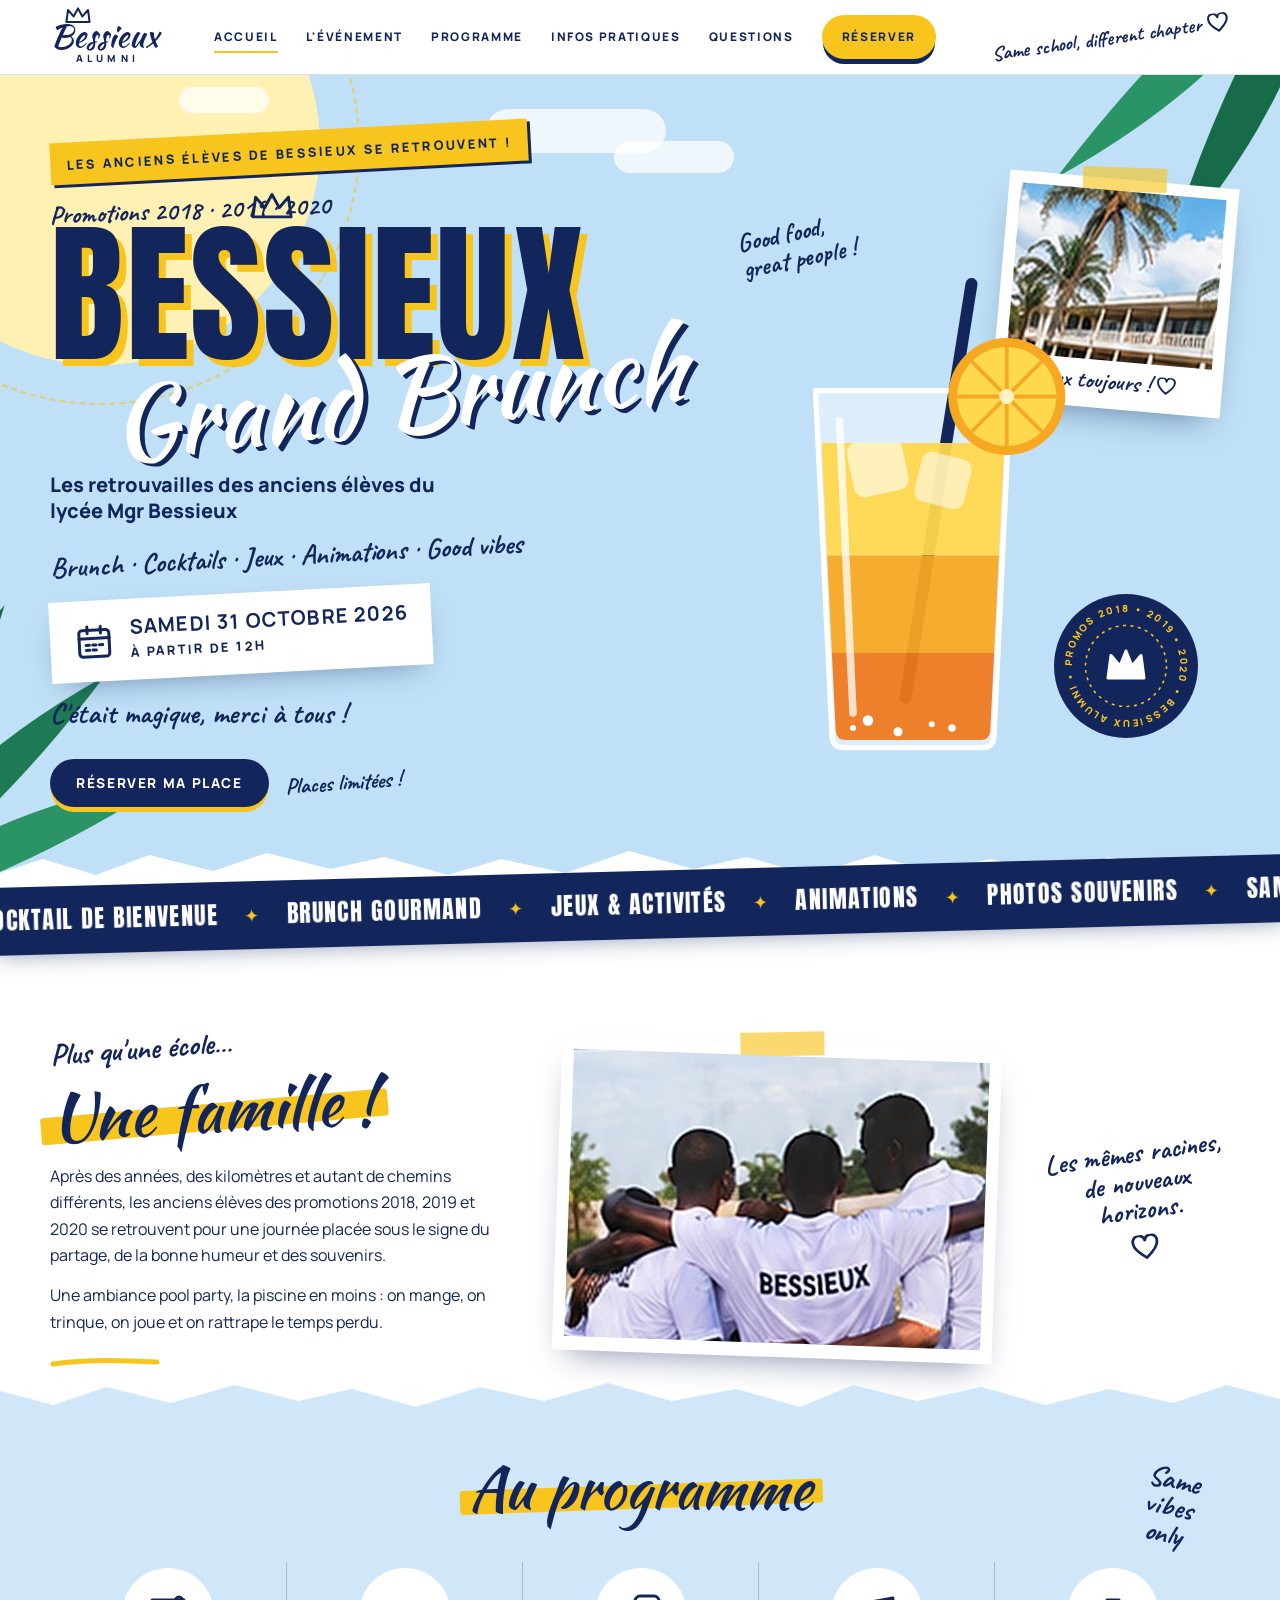
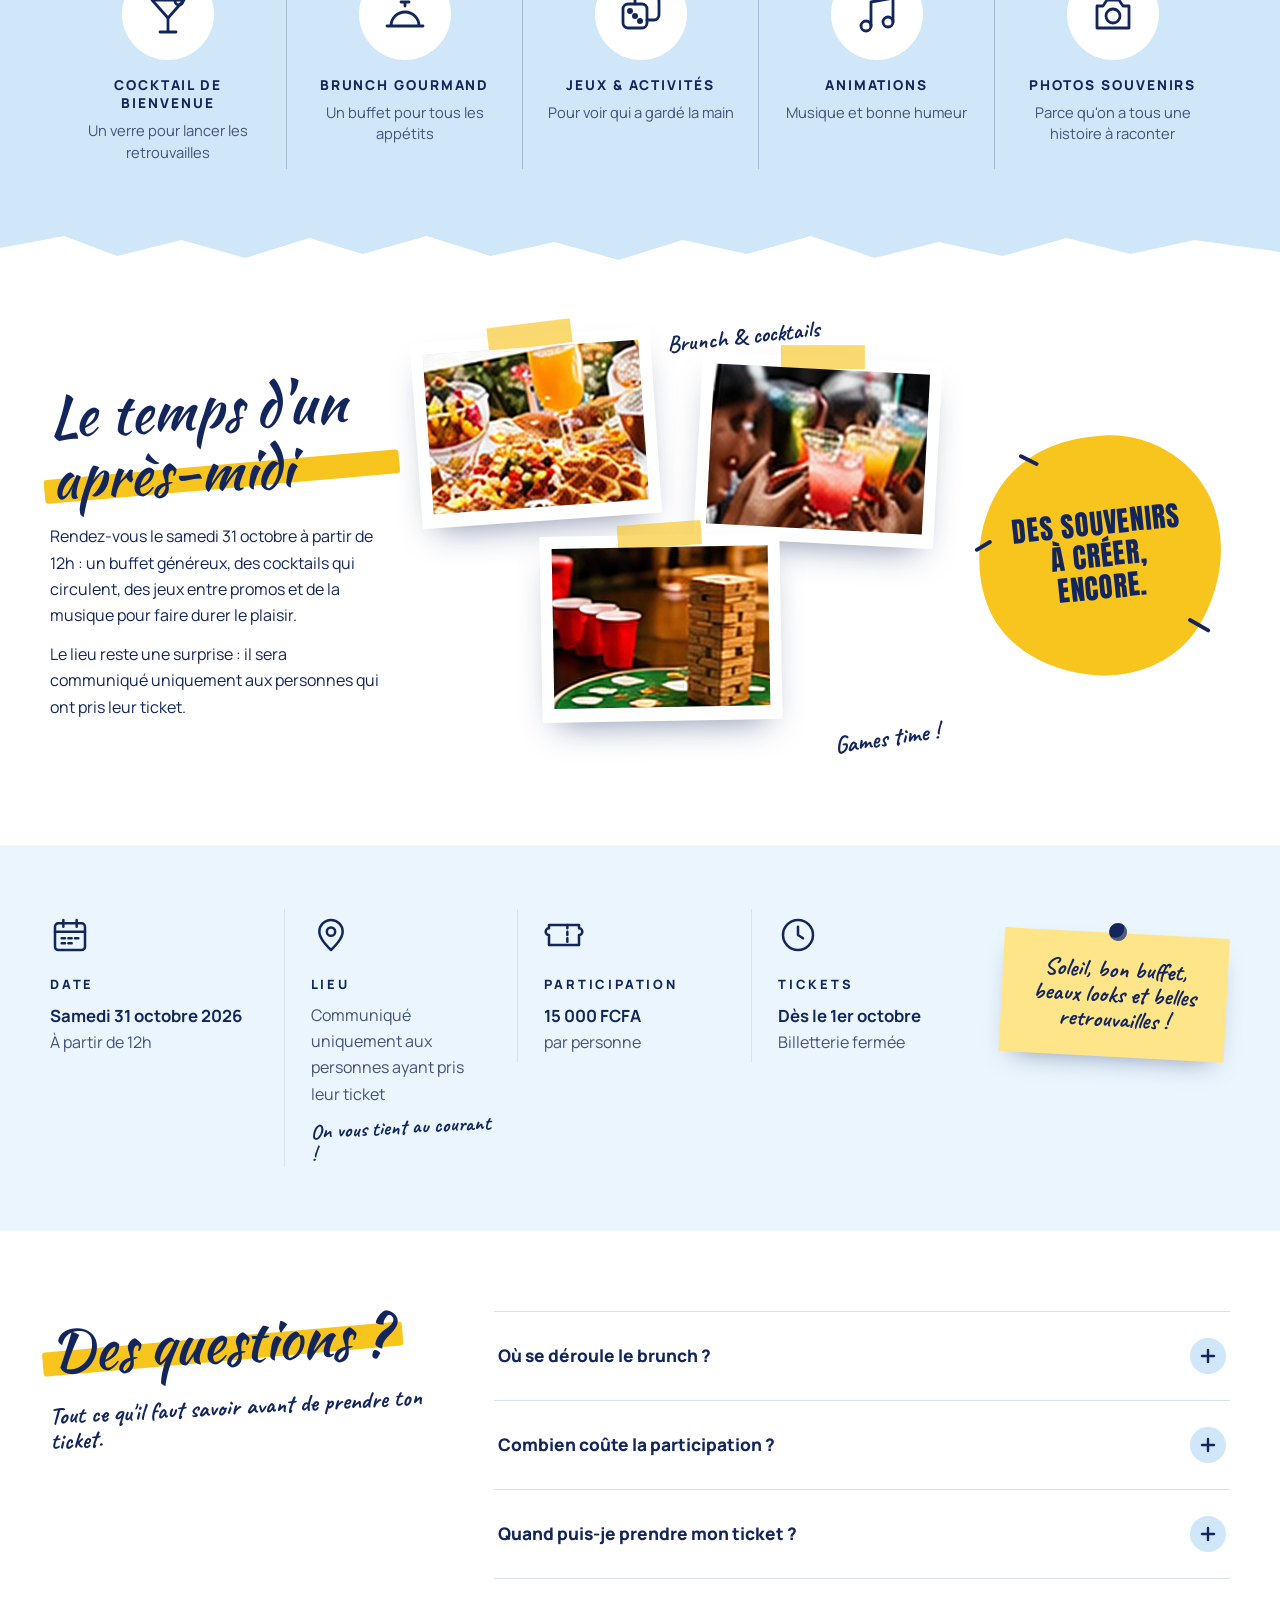
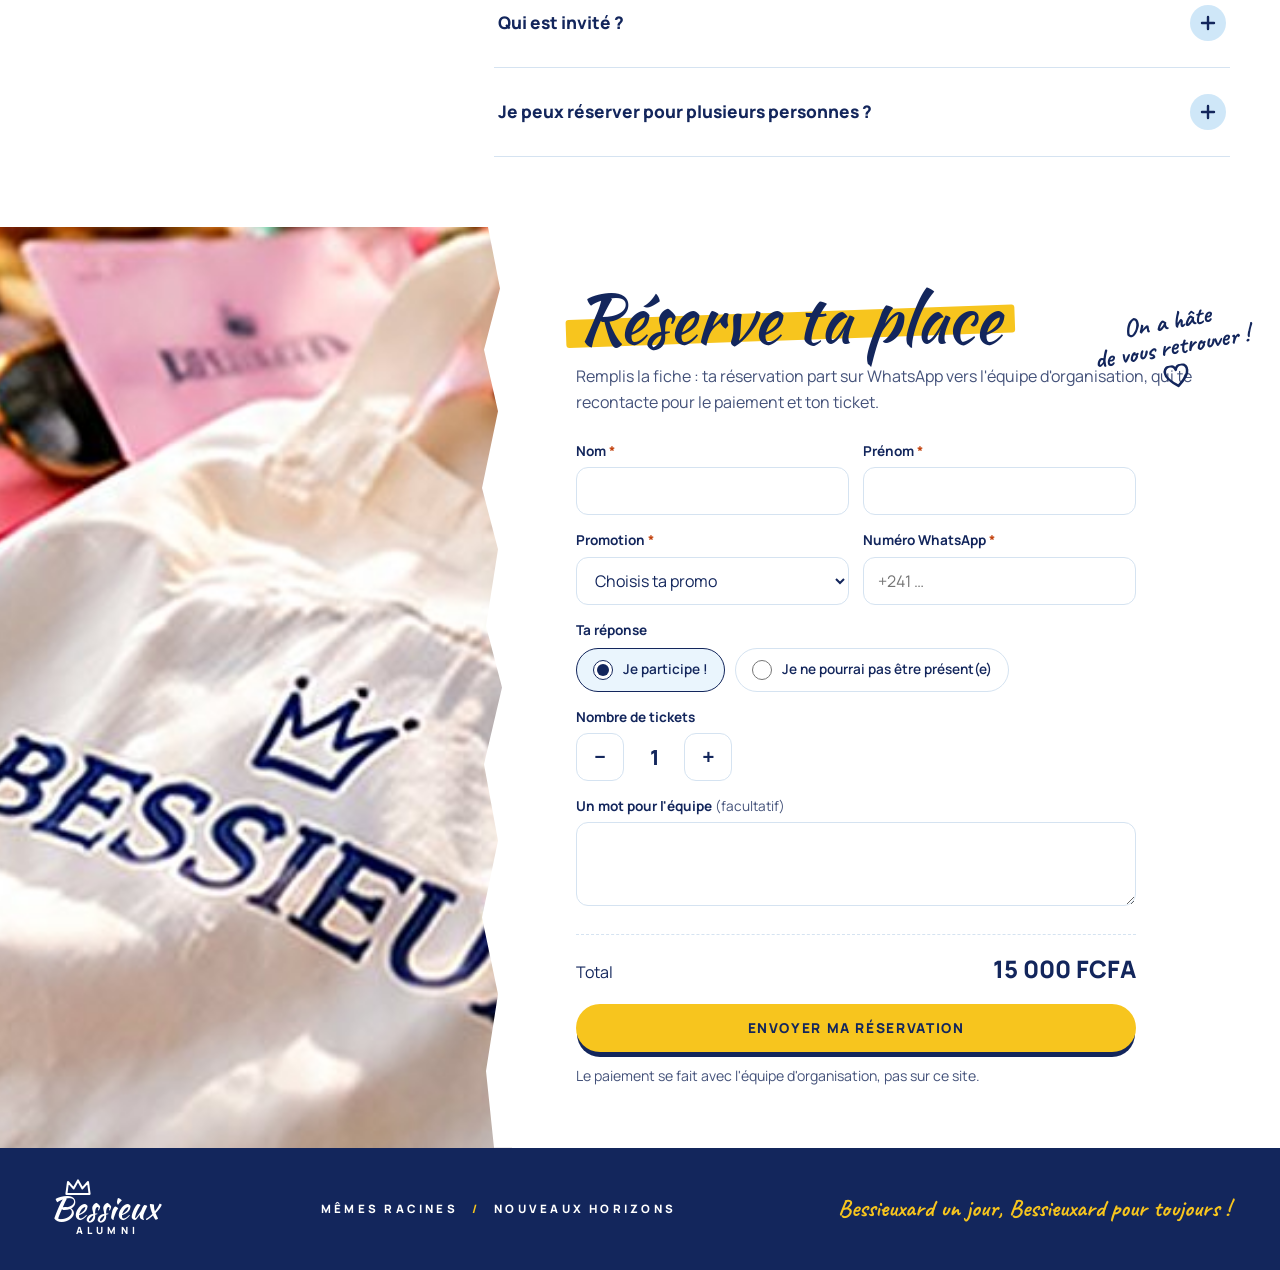
<file: Grand Brunch des retrouvailles — Bessieux Alumni.html>
<!doctype html>
<html lang="fr">
<head>
<meta charset="utf-8">
<meta name="viewport" content="width=device-width, initial-scale=1, viewport-fit=cover">
<title>Grand Brunch des retrouvailles — Bessieux Alumni</title>
<link rel="preconnect" href="https://fonts.googleapis.com">
<link rel="preconnect" href="https://fonts.gstatic.com" crossorigin>
<link rel="stylesheet" href="https://fonts.googleapis.com/css2?family=Anton&family=Caveat:wght@500;700&family=Kaushan+Script&family=Manrope:wght@400;500;600;700;800&display=swap">
<script>document.documentElement.classList.add("js");</script>
<style>
:root{
  --navy:#13265C; --sun:#F7C51E; --sun-soft:#FFE58A;
  --sky:#CFE7F8; --sky-pale:#EAF5FD;
  --page:#FFFFFF; --card:#FFFFFF;
  --text:#13265C; --muted:#44527A; --line:#D5E3F1;
  --hero-bg:#BFE0F6; --sun-disc:#FFF1B3;
  --ease-out:cubic-bezier(.2,.8,.2,1); --ease-back:cubic-bezier(.34,1.56,.64,1);
  box-sizing:border-box;
  padding-top:env(safe-area-inset-top,0px);
  padding-bottom:env(safe-area-inset-bottom,0px);
}
@media (prefers-color-scheme: dark){
  :root:not([data-theme="light"]){
    --page:#0D1A40; --card:#14245A; --text:#EEF3FF; --muted:#B8C5E6; --line:#2A3F78;
    --sky:#1A2F66; --sky-pale:#112253;
  }
}
:root[data-theme="dark"]{
  --page:#0D1A40; --card:#14245A; --text:#EEF3FF; --muted:#B8C5E6; --line:#2A3F78;
  --sky:#1A2F66; --sky-pale:#112253;
}
*,*::before,*::after{box-sizing:inherit}
html{scroll-padding-top:calc(env(safe-area-inset-top,0px) + 80px);scroll-behavior:smooth}
body{margin:0;background:var(--page);color:var(--text);font-family:"Manrope","Segoe UI",system-ui,sans-serif;font-size:1rem;line-height:1.65;overflow-x:hidden}
img{max-width:100%;display:block}
a{color:inherit}
:focus-visible{outline:3px solid var(--sun);outline-offset:3px;border-radius:6px}
.wrap{width:min(1180px,100% - 40px);margin-inline:auto;position:relative}
.hand{font-family:"Caveat","Bradley Hand",cursive;font-weight:700;line-height:1.05}
.script{font-family:"Kaushan Script","Brush Script MT",cursive;font-weight:400}
.caps{font-weight:800;letter-spacing:.18em;text-transform:uppercase;font-size:.78rem}
.tear{display:block;width:100%;height:46px}
.sr{position:absolute;width:1px;height:1px;overflow:hidden;clip:rect(0 0 0 0);white-space:nowrap}
.hidden{display:none !important}

/* scroll progress */
.progress{position:fixed;left:0;top:env(safe-area-inset-top,0px);height:4px;width:100%;background:var(--sun);transform-origin:0 50%;transform:scaleX(0);z-index:60}

/* header */
.top{position:sticky;top:env(safe-area-inset-top,0px);z-index:40;background:color-mix(in srgb,var(--page) 92%,transparent);backdrop-filter:blur(10px);-webkit-backdrop-filter:blur(10px);border-bottom:1px solid var(--line);transition:box-shadow .3s}
.top.scrolled{box-shadow:0 10px 30px -18px rgba(19,38,92,.45)}
.top .wrap{display:flex;align-items:center;justify-content:space-between;gap:20px;min-height:74px}
.logo{display:flex;flex-direction:column;align-items:flex-start;text-decoration:none;line-height:1;position:relative;padding-top:10px}
.logo svg{position:absolute;left:14px;top:-4px}
.logo:hover svg{animation:bob .6s var(--ease-back)}
.logo .script{font-size:2rem}
.logo .caps{font-size:.62rem;letter-spacing:.42em;margin:2px 0 0 26px}
.nav{display:flex;align-items:center;gap:28px}
.nav a{text-decoration:none;font-size:.74rem;font-weight:800;letter-spacing:.14em;text-transform:uppercase;padding:6px 0;position:relative}
.nav a:not(.btn)::after{content:"";position:absolute;left:0;right:0;bottom:0;height:2px;background:var(--sun);transform:scaleX(0);transform-origin:left;transition:transform .35s var(--ease-out)}
.nav a:not(.btn):hover::after,.nav a[aria-current="true"]::after{transform:scaleX(1)}
.top-note{font-size:1.25rem;transform:rotate(-8deg);display:flex;align-items:center;gap:6px;white-space:nowrap}
.top-note svg{animation:beat 1.6s ease-in-out infinite}
.burger{display:none;width:48px;height:48px;border-radius:14px;border:1.5px solid var(--line);background:var(--card);color:var(--text);cursor:pointer;place-items:center}
.burger span,.burger span::before,.burger span::after{display:block;width:20px;height:2px;background:currentColor;border-radius:2px;position:relative;transition:transform .3s var(--ease-out),opacity .2s}
.burger span::before,.burger span::after{content:"";position:absolute;left:0}
.burger span::before{top:-6px}.burger span::after{top:6px}
.burger[aria-expanded="true"] span{background:transparent}
.burger[aria-expanded="true"] span::before{transform:translateY(6px) rotate(45deg)}
.burger[aria-expanded="true"] span::after{transform:translateY(-6px) rotate(-45deg)}
.btn{display:inline-flex;align-items:center;justify-content:center;gap:10px;min-height:48px;padding:12px 26px;border-radius:999px;border:0;
  font:inherit;font-weight:800;font-size:.85rem;letter-spacing:.12em;text-transform:uppercase;text-decoration:none;cursor:pointer;
  transition:transform .25s var(--ease-back),box-shadow .25s,background .2s;position:relative;overflow:hidden}
.btn:hover{transform:translateY(-2px)}
.btn:active{transform:translateY(0) scale(.98)}
.btn-sun{background:var(--sun);color:#13265C;box-shadow:0 6px 0 -1px #13265C}
.btn-sun:hover{background:#FFD43E;box-shadow:0 8px 0 -1px #13265C}
.btn-navy{background:#13265C;color:#fff;box-shadow:0 6px 0 -1px var(--sun)}
.btn-navy:hover{background:#1C3474;box-shadow:0 8px 0 -1px var(--sun)}
.btn::after{content:"";position:absolute;top:0;bottom:0;width:40%;left:-60%;background:linear-gradient(100deg,transparent,rgba(255,255,255,.45),transparent);transform:skewX(-20deg)}
.btn:hover::after{animation:shine .8s ease}
.nav .btn{min-height:44px;padding:10px 20px}
@media (max-width:980px){.top-note{display:none}}
@media (max-width:820px){
  .burger{display:grid}
  .nav{position:absolute;left:-20px;right:-20px;top:100%;flex-direction:column;align-items:stretch;gap:0;background:var(--page);border-bottom:1px solid var(--line);padding:8px 20px 20px;
    clip-path:inset(0 0 100% 0);visibility:hidden;transition:clip-path .45s var(--ease-out),visibility 0s .45s}
  .nav.open{clip-path:inset(0 0 0 0);visibility:visible;transition:clip-path .45s var(--ease-out)}
  .nav a:not(.btn){padding:16px 0;border-bottom:1px solid var(--line);font-size:.85rem}
  .nav a:not(.btn)::after{display:none}
  .nav .btn{margin-top:16px}
}

/* hero */
.hero{position:relative;background:var(--hero-bg);overflow:hidden;padding:56px 0 0}
.hero .sun{position:relative;width:440px;height:440px;border-radius:50%;background:var(--sun-disc);animation:pulse 6s ease-in-out infinite}
.hero .sun::after{content:"";position:absolute;inset:-40px;border-radius:50%;border:2px dashed color-mix(in srgb,var(--sun) 60%,transparent);animation:spin 60s linear infinite}
.px{position:absolute;will-change:transform}
.cloud{background:#fff;opacity:.75;border-radius:999px;animation:drift 18s ease-in-out infinite alternate}
.palm{display:block}
.sway{transform-origin:0 0;animation:sway 7s ease-in-out infinite alternate}
.sway.b{animation-duration:9s;animation-delay:-3s}
.hero-grid{display:grid;grid-template-columns:minmax(0,1.15fr) minmax(0,.85fr);gap:24px;align-items:center;padding-bottom:40px;position:relative;z-index:2}
@media (max-width:900px){.hero-grid{grid-template-columns:1fr}}
.tag{display:inline-block;background:var(--sun);color:#13265C;padding:8px 16px;transform:rotate(-3deg);box-shadow:3px 3px 0 #13265C}
.tag .caps{font-size:.8rem}
.promos{margin:18px 0 0;font-size:1.6rem;transform:rotate(-2deg);color:#13265C}
.title{position:relative;margin:6px 0 0}
.title .big{display:block;font-family:"Anton","Impact",sans-serif;font-weight:400;font-size:clamp(4.4rem,13vw,9.6rem);line-height:.92;letter-spacing:.01em;color:#13265C;white-space:nowrap}
.title .l{display:inline-block;text-shadow:7px 7px 0 var(--sun);transition:transform .3s var(--ease-back)}
.title .l:hover{transform:translateY(-10px) rotate(-4deg)}
.title .over{display:block;font-size:clamp(3rem,8vw,6.2rem);line-height:1.15;color:#fff;text-shadow:4px 4px 0 #13265C;transform:rotate(-6deg);margin:-.3em 0 0 .5em;padding:0 .1em}
.crown-top{position:absolute;left:clamp(150px,30%,260px);top:-34px;animation:bob 3s ease-in-out infinite}
.retro{margin:22px 0 0;font-size:1.25rem;font-weight:800;color:#13265C;max-width:30ch;line-height:1.3}
.vibes{margin:12px 0 0;font-size:1.75rem;color:#13265C;transform:rotate(-3deg)}
.datecard{display:inline-flex;align-items:center;gap:16px;margin:28px 0 0;padding:16px 24px;background:#fff;color:#13265C;transform:rotate(-3deg);box-shadow:0 12px 30px -14px rgba(19,38,92,.5)}
.datecard b{display:block;font-size:1.25rem;letter-spacing:.06em;text-transform:uppercase;line-height:1.15}
.datecard span{font-size:.8rem;font-weight:800;letter-spacing:.16em;text-transform:uppercase}
.cd{display:flex;gap:10px;margin:26px 0 0;flex-wrap:wrap}
.cd div{background:#13265C;color:#fff;border-radius:14px;min-width:78px;padding:10px 10px 8px;text-align:center;box-shadow:0 5px 0 -1px var(--sun)}
.cd b{display:block;font-family:"Anton","Impact",sans-serif;font-weight:400;font-size:2.3rem;line-height:1;color:var(--sun);font-variant-numeric:tabular-nums}
.cd b.tick{animation:tickIn .45s var(--ease-back)}
.cd span{font-size:.66rem;font-weight:800;letter-spacing:.18em;text-transform:uppercase}
.cd-over{margin:24px 0 0;font-size:1.8rem;color:#13265C}
.hero-cta{display:flex;flex-wrap:wrap;align-items:center;gap:16px;margin:30px 0 0}
.hero-cta .hand{font-size:1.4rem;color:#13265C;transform:rotate(-4deg);display:flex;align-items:center;gap:6px}
.hero-art{position:relative;min-height:580px}
@media (max-width:900px){.hero-art{min-height:440px}}
.polaroid{background:#fff;padding:12px 12px 14px;box-shadow:0 16px 34px -16px rgba(19,38,92,.55);color:#13265C;transform:rotate(var(--rot,0deg));transition:transform .45s var(--ease-back),box-shadow .45s}
.polaroid:hover{transform:rotate(0deg) scale(1.04) translateY(-6px);box-shadow:0 26px 44px -18px rgba(19,38,92,.6);z-index:5}
.polaroid .ph{overflow:hidden;background:#dbe8f3}
.polaroid .ph img{width:100%;height:100%;object-fit:cover;transform:scale(1.06);transition:transform .8s var(--ease-out)}
.polaroid:hover .ph img{transform:scale(1.14)}
.polaroid figcaption{font-family:"Caveat",cursive;font-weight:700;font-size:1.45rem;line-height:1.1;padding-top:8px;display:flex;align-items:center;gap:6px}
.polaroid::before{content:"";position:absolute;left:50%;top:-12px;width:84px;height:24px;margin-left:-42px;background:color-mix(in srgb,var(--sun) 70%,transparent);transform:rotate(-3deg);opacity:.9}
.hero-art .polaroid{position:absolute;right:0;top:0;width:230px;--rot:5deg}
.hero-art .polaroid .ph{height:170px}
.hero-art .glass-wrap{position:absolute;left:8%;bottom:-6px;width:min(300px,62%)}
.glass{width:100%;animation:float 5s ease-in-out infinite}
.bub{animation:rise 3.2s ease-in infinite}
.bub.b2{animation-delay:-1.1s;animation-duration:2.8s}.bub.b3{animation-delay:-2.1s;animation-duration:3.6s}.bub.b4{animation-delay:-.5s;animation-duration:3s}.bub.b5{animation-delay:-1.7s;animation-duration:2.6s}
.slice{transform-origin:305px 158px;animation:wiggle 4s ease-in-out infinite}
.hero-art .note{position:absolute;left:0;top:40px;font-size:1.6rem;color:#13265C;transform:rotate(-12deg);white-space:pre-line}
.badge{position:absolute;right:6%;bottom:18px;width:150px;height:150px}
.badge .spin{transform-origin:100px 100px;animation:spin 16s linear infinite}
@media (max-width:900px){.hero-art .polaroid{width:190px}.hero-art .polaroid .ph{height:140px}.hero-art .glass-wrap{left:auto;right:34%}.badge{width:120px;height:120px;right:0}}

/* marquee */
.marquee{position:relative;z-index:3;background:#13265C;color:#fff;transform:rotate(-1.5deg);margin:-22px -20px 0;padding:14px 0;overflow:hidden;box-shadow:0 12px 26px -16px rgba(19,38,92,.6)}
.marquee .track{display:flex;width:max-content;animation:marquee 32s linear infinite}
.marquee:hover .track{animation-play-state:paused}
.marquee span{display:inline-flex;align-items:center;gap:26px;padding-right:26px;font-family:"Anton","Impact",sans-serif;font-size:1.5rem;letter-spacing:.06em;white-space:nowrap}
.marquee i{color:var(--sun);font-style:normal;font-size:1.1rem}

/* famille */
.famille{padding:86px 0 40px}
.fam-grid{display:grid;grid-template-columns:minmax(0,1fr) minmax(0,1fr) minmax(0,.4fr);gap:40px;align-items:center}
@media (max-width:980px){.fam-grid{grid-template-columns:1fr 1fr}.fam-grid .side{display:none}}
@media (max-width:720px){.fam-grid{grid-template-columns:1fr}}
.kicker{font-size:1.9rem;transform:rotate(-4deg);margin:0}
h2{margin:0;font-weight:400}
.hl{position:relative;display:inline-block;z-index:0}
.hl::after{content:"";position:absolute;left:-.15em;right:-.2em;bottom:.12em;height:.42em;background:var(--sun);z-index:-1;transform:rotate(-2deg) scaleX(1);transform-origin:left;border-radius:3px;transition:transform .9s var(--ease-out) .25s}
.famille h2{font-size:clamp(2.8rem,6vw,4rem);line-height:1.1;transform:rotate(-3deg);margin:4px 0 22px}
.famille p{margin:0 0 14px;max-width:46ch}
.famille .polaroid{--rot:2deg;max-width:440px;justify-self:center;position:relative}
.famille .polaroid .ph{aspect-ratio:1.45}
.side{font-size:1.7rem;transform:rotate(-8deg);text-align:center}
.side svg{animation:beat 1.6s ease-in-out infinite}
.stroke path{stroke-dasharray:120;stroke-dashoffset:0;transition:stroke-dashoffset 1s var(--ease-out) .5s}

/* programme */
.prog{position:relative;background:var(--sky);padding:40px 0 56px}
.prog .tear-top{position:absolute;left:0;top:-45px}
.prog .tear-bot{position:absolute;left:0;bottom:-45px;transform:scaleY(-1)}
.center{text-align:center}
.sect-title{font-size:clamp(2.6rem,5.5vw,3.6rem);line-height:1.15}
.prog-list{list-style:none;margin:40px 0 0;padding:0;display:grid;grid-template-columns:repeat(5,minmax(0,1fr))}
.prog-list li{text-align:center;padding:6px 20px;display:flex;flex-direction:column;align-items:center;gap:8px}
.prog-list li+li{border-left:1px solid color-mix(in srgb,var(--text) 22%,transparent)}
.prog-list .ico{width:92px;height:92px;border-radius:50%;display:grid;place-items:center;background:var(--page);box-shadow:0 0 0 0 var(--sun);transition:transform .4s var(--ease-back),box-shadow .4s}
.prog-list li:hover .ico{transform:translateY(-6px) rotate(-8deg);box-shadow:0 0 0 6px var(--sun)}
.prog-list h3{margin:8px 0 0;font-weight:800;font-size:.85rem;letter-spacing:.14em;text-transform:uppercase;line-height:1.35}
.prog-list p{margin:0;font-size:.92rem;color:var(--muted);line-height:1.45}
.prog-list svg{color:var(--text)}
@media (max-width:900px){.prog-list{grid-template-columns:repeat(3,minmax(0,1fr));row-gap:28px}.prog-list li+li{border-left:0}}
@media (max-width:560px){.prog-list{grid-template-columns:repeat(2,minmax(0,1fr))}}
.same{position:absolute;right:26px;top:10px;font-size:1.8rem;transform:rotate(12deg);text-align:center;line-height:.95;animation:swing 4s ease-in-out infinite;transform-origin:50% 0}
@media (max-width:900px){.same{display:none}}

/* souvenirs */
.souv{padding:110px 0 70px}
.souv-grid{display:grid;grid-template-columns:minmax(0,.9fr) minmax(0,1.4fr) minmax(0,.7fr);gap:30px;align-items:center}
@media (max-width:980px){.souv-grid{grid-template-columns:1fr}}
.souv h2{font-size:clamp(2.6rem,5.5vw,3.5rem);line-height:1.1;transform:rotate(-3deg);margin-bottom:22px}
.souv p{max-width:40ch;margin:0 0 12px}
.collage{position:relative;height:440px}
.collage .polaroid{position:absolute;width:46%}
.collage .polaroid .ph{aspect-ratio:1.35}
.collage .p1{left:0;top:0;--rot:-4deg}
.collage .p2{right:0;top:22px;--rot:3deg}
.collage .p3{left:24%;top:200px;--rot:-1deg;z-index:2}
.collage .n1{position:absolute;left:48%;top:-10px;font-size:1.45rem;transform:rotate(-6deg)}
.collage .n2{position:absolute;right:0;bottom:24px;font-size:1.5rem;transform:rotate(-8deg)}
@media (max-width:560px){.collage{height:360px}.collage .p3{top:170px}}
.blob{position:relative;display:grid;place-items:center;aspect-ratio:1;max-width:260px;justify-self:center;width:100%;animation:wobble 6s ease-in-out infinite}
.blob svg{position:absolute;inset:0;width:100%;height:100%}
.blob p{position:relative;margin:0;font-family:"Anton","Impact",sans-serif;font-size:1.75rem;line-height:1.15;text-align:center;color:#13265C;transform:rotate(-6deg);letter-spacing:.03em}

/* infos */
.infos{background:var(--sky-pale);padding:64px 0}
.info-grid{display:grid;grid-template-columns:repeat(4,minmax(0,1fr)) minmax(0,1.05fr);gap:0;align-items:start}
.info{padding:6px 26px}
.info+.info{border-left:1px solid var(--line)}
.info:first-child{padding-left:0}
.info svg{color:var(--text);margin-bottom:12px;transition:transform .4s var(--ease-back)}
.info:hover svg{transform:scale(1.15) rotate(-8deg)}
.info h3{margin:0 0 6px;font-weight:800;font-size:.8rem;letter-spacing:.22em;text-transform:uppercase}
.info p{margin:0;color:var(--muted)}
.info .strong{color:var(--text);font-weight:700;font-size:1.05rem}
.info .hand{color:var(--text);font-size:1.3rem;margin-top:10px;transform:rotate(-3deg)}
.sticky{background:var(--sun-soft);color:#13265C;padding:24px 22px;transform:rotate(3deg);box-shadow:0 12px 26px -14px rgba(19,38,92,.5);font-size:1.5rem;text-align:center;margin-left:20px;position:relative;transform-origin:50% 0}
.sticky::before{content:"";position:absolute;left:50%;top:-10px;width:18px;height:18px;margin-left:-9px;border-radius:50%;background:#13265C;box-shadow:inset -3px -3px 0 rgba(255,255,255,.25)}
@media (max-width:1000px){.info-grid{grid-template-columns:repeat(2,minmax(0,1fr));row-gap:34px}.info+.info{border-left:0}.info{padding:0 16px 0 0}.sticky{margin:0;grid-column:1/-1;max-width:360px;justify-self:center}}
@media (max-width:520px){.info-grid{grid-template-columns:1fr}}

/* faq */
.faq{padding:80px 0 70px}
.faq-grid{display:grid;grid-template-columns:minmax(0,.7fr) minmax(0,1.3fr);gap:48px;align-items:start}
@media (max-width:900px){.faq-grid{grid-template-columns:1fr}}
.faq h2{font-size:clamp(2.6rem,5.5vw,3.5rem);line-height:1.1;transform:rotate(-3deg)}
.faq .aside-note{font-size:1.5rem;margin:22px 0 0;transform:rotate(-3deg)}
details{border-bottom:1.5px solid var(--line)}
details:first-of-type{border-top:1.5px solid var(--line)}
summary{list-style:none;cursor:pointer;display:flex;align-items:center;justify-content:space-between;gap:16px;padding:20px 4px;font-weight:800;font-size:1.08rem;min-height:48px}
summary::-webkit-details-marker{display:none}
summary .pm{flex:none;width:36px;height:36px;border-radius:50%;background:var(--sky);display:grid;place-items:center;transition:transform .35s var(--ease-back),background .3s}
summary .pm svg{color:var(--text)}
details[open] summary .pm{transform:rotate(45deg);background:var(--sun)}
details[open] summary .pm svg{color:#13265C}
summary:hover .pm{transform:scale(1.1)}
details[open] summary:hover .pm{transform:rotate(45deg) scale(1.1)}
.ans{padding:0 4px 20px;color:var(--muted);max-width:60ch}
.ans p{margin:0}
details[open] .ans{animation:ansIn .45s var(--ease-out)}

/* rsvp */
.rsvp{position:relative;display:grid;grid-template-columns:minmax(0,.8fr) minmax(0,1.2fr);min-height:560px}
@media (max-width:900px){.rsvp{grid-template-columns:1fr}.rsvp .photo{height:260px}}
.rsvp .photo{position:relative;overflow:hidden;background:#dbe8f3}
.rsvp .photo img{width:100%;height:100%;object-fit:cover;object-position:40% 50%;transform:scale(1.08)}
.rsvp .photo .edge{position:absolute;right:-2px;top:0;height:100%;width:46px}
@media (max-width:900px){.rsvp .photo .edge{display:none}}
.rsvp .formside{position:relative;padding:56px clamp(20px,5vw,70px) 60px}
.rsvp h2{font-size:clamp(3rem,6vw,4.2rem);line-height:1.1}
.rsvp .intro{margin:6px 0 24px;color:var(--muted)}
.hope{position:absolute;right:30px;top:56px;font-size:1.6rem;transform:rotate(-10deg);text-align:center;line-height:1}
.hope svg{display:block;margin:6px auto 0;animation:beat 1.6s ease-in-out infinite}
@media (max-width:1100px){.hope{display:none}}
form{max-width:560px}
.fields{display:grid;grid-template-columns:repeat(2,minmax(0,1fr));gap:14px}
.full{grid-column:1/-1}
@media (max-width:520px){.fields{grid-template-columns:1fr}}
label{display:block;font-size:.85rem;font-weight:700;margin-bottom:5px}
label .req{color:#C2410C}
input,select,textarea{width:100%;font:inherit;color:var(--text);background:var(--card);border:1.5px solid var(--line);border-radius:12px;padding:10px 14px;min-height:48px;transition:border-color .2s,box-shadow .25s,transform .2s}
textarea{min-height:84px;resize:vertical}
input:focus,select:focus,textarea:focus{outline:none;border-color:var(--text);box-shadow:0 0 0 3px var(--sun)}
.shake{animation:shake .4s}
.err{margin:5px 0 0;font-size:.85rem;color:#B3261E}
.err:empty{display:none}
@media (prefers-color-scheme: dark){:root:not([data-theme="light"]) .err{color:#FF9C92}:root:not([data-theme="light"]) label .req{color:#FFB38A}}
[data-theme="dark"] .err{color:#FF9C92}[data-theme="dark"] label .req{color:#FFB38A}
fieldset{border:0;margin:0;padding:0}
legend{font-size:.85rem;font-weight:700;margin-bottom:6px;padding:0}
.choices{display:flex;flex-wrap:wrap;gap:10px}
.choice{display:flex;align-items:center;gap:10px;min-height:44px;padding:8px 16px;border:1.5px solid var(--line);border-radius:999px;cursor:pointer;font-weight:600;margin:0;transition:border-color .2s,background .2s,transform .25s var(--ease-back)}
.choice:hover{transform:translateY(-2px)}
.choice input{width:20px;height:20px;min-height:0;margin:0;accent-color:#13265C}
.choice:has(input:checked){border-color:var(--text);background:var(--sky-pale)}
.stepper{display:flex;align-items:center;gap:8px}
.stepper button{width:48px;height:48px;border-radius:12px;border:1.5px solid var(--line);background:var(--card);color:var(--text);font:inherit;font-size:1.4rem;font-weight:700;cursor:pointer;transition:transform .2s var(--ease-back),border-color .2s}
.stepper button:hover{border-color:var(--text);transform:scale(1.06)}
.stepper button:active{transform:scale(.94)}
.stepper output{min-width:44px;text-align:center;font-size:1.3rem;font-weight:800;display:inline-block}
.bump{animation:bump .35s var(--ease-back)}
.total{display:flex;justify-content:space-between;align-items:baseline;margin:20px 0 16px;padding-top:14px;border-top:1.5px dashed var(--line)}
.total strong{font-size:1.5rem;font-weight:800;display:inline-block}
form .btn{width:100%}
.fine{margin:12px 0 0;font-size:.88rem;color:var(--muted)}
.done{display:none;max-width:560px}
.done.show{display:block;animation:ansIn .6s var(--ease-out)}
.done .check{width:74px;height:74px;border-radius:50%;background:var(--sun);display:grid;place-items:center;margin-bottom:12px}
.done .check path{stroke-dasharray:40;stroke-dashoffset:40;animation:draw .6s var(--ease-out) .25s forwards}
.done pre{white-space:pre-wrap;font:inherit;font-size:.95rem;background:var(--sky-pale);border-radius:14px;padding:16px;margin:14px 0}
.done .row{display:flex;flex-wrap:wrap;gap:10px}
.btn-line{background:transparent;color:var(--text);border:1.5px solid var(--text)}
.btn-line:hover{background:var(--sky-pale)}

footer{background:#13265C;color:#fff;padding:34px 0}
footer .wrap{display:flex;flex-wrap:wrap;align-items:center;justify-content:space-between;gap:22px}
footer .roots{display:flex;align-items:center;gap:14px;font-weight:800;font-size:.72rem;letter-spacing:.28em}
footer .roots i{color:var(--sun);font-style:normal}
footer .motto{font-size:1.5rem;color:var(--sun);margin:0}

.confetti{position:fixed;top:0;left:0;width:10px;height:14px;pointer-events:none;z-index:80;border-radius:2px}

/* ------ animations ------ */
@keyframes spin{to{transform:rotate(360deg)}}
@keyframes pulse{0%,100%{transform:scale(1)}50%{transform:scale(1.05)}}
@keyframes drift{from{transform:translateX(-30px)}to{transform:translateX(40px)}}
@keyframes sway{from{transform:rotate(-3deg)}to{transform:rotate(3deg)}}
@keyframes bob{0%,100%{transform:translateY(0) rotate(0)}50%{transform:translateY(-6px) rotate(-4deg)}}
@keyframes beat{0%,100%{transform:scale(1)}15%{transform:scale(1.25)}30%{transform:scale(1)}45%{transform:scale(1.15)}}
@keyframes float{0%,100%{transform:translateY(0) rotate(-1deg)}50%{transform:translateY(-12px) rotate(1.5deg)}}
@keyframes rise{0%{transform:translateY(0);opacity:0}15%{opacity:.85}100%{transform:translateY(-300px);opacity:0}}
@keyframes wiggle{0%,100%{transform:rotate(0)}50%{transform:rotate(12deg)}}
@keyframes swing{0%,100%{transform:rotate(12deg)}50%{transform:rotate(6deg)}}
@keyframes wobble{0%,100%{transform:rotate(0) scale(1)}33%{transform:rotate(4deg) scale(1.03)}66%{transform:rotate(-3deg) scale(.99)}}
@keyframes marquee{to{transform:translateX(-50%)}}
@keyframes shine{to{left:130%}}
@keyframes tickIn{from{transform:translateY(-40%);opacity:0}to{transform:none;opacity:1}}
@keyframes ansIn{from{opacity:0;transform:translateY(-8px)}to{opacity:1;transform:none}}
@keyframes bump{50%{transform:scale(1.3)}}
@keyframes shake{20%,60%{transform:translateX(-6px)}40%,80%{transform:translateX(6px)}}
@keyframes draw{to{stroke-dashoffset:0}}

/* intro (au chargement) */
@keyframes dropIn{from{opacity:0;transform:translateY(-40px) rotate(-14deg)}}
@keyframes letterUp{from{opacity:0;transform:translateY(60%) rotate(8deg) scale(.8)}}
@keyframes wipe{from{clip-path:inset(-40% 100% -40% -10%)}to{clip-path:inset(-40% -10% -40% -10%)}}
@keyframes fadeUp{from{opacity:0;transform:translateY(24px)}}
@keyframes popIn{from{opacity:0;transform:scale(.6) rotate(-12deg)}}
@keyframes riseIn{from{opacity:0;transform:translateY(90px)}}
@keyframes polDrop{from{opacity:0;transform:translateY(-50px) rotate(calc(var(--rot,0deg) + 12deg)) scale(1.1)}}
@keyframes swingIn{0%{opacity:0;transform:rotate(-18deg)}60%{opacity:1;transform:rotate(8deg)}100%{transform:rotate(3deg)}}

.js .intro .tag{animation:dropIn .7s var(--ease-back) .1s backwards}
.js .intro .promos{animation:fadeUp .6s var(--ease-out) .3s backwards}
.js .intro .title .l{animation:letterUp .7s var(--ease-back) backwards;animation-delay:calc(.35s + var(--i) * .06s)}
.js .intro .crown-top{animation:popIn .6s var(--ease-back) .9s backwards,bob 3s ease-in-out 1.5s infinite}
.js .intro .over{animation:wipe 1s var(--ease-out) .95s backwards}
.js .intro .retro{animation:fadeUp .6s var(--ease-out) 1.3s backwards}
.js .intro .vibes{animation:fadeUp .6s var(--ease-out) 1.45s backwards}
.js .intro .datecard{animation:popIn .6s var(--ease-back) 1.6s backwards}
.js .intro .cd div{animation:popIn .5s var(--ease-back) backwards;animation-delay:calc(1.75s + var(--i) * .08s)}
.js .intro .hero-cta{animation:fadeUp .6s var(--ease-out) 2.05s backwards}
.js .intro .hero-art .polaroid{animation:polDrop .9s var(--ease-back) .6s backwards}
.js .intro .glass-wrap{animation:riseIn 1s var(--ease-out) .4s backwards}
.js .intro .hero-art .note{animation:fadeUp .6s var(--ease-out) 1.2s backwards}
.js .intro .badge{animation:popIn .7s var(--ease-back) 1.5s backwards}

/* révélations au scroll */
.js .rv{opacity:0}
.js .rv.in{opacity:1;animation:fadeUp .8s var(--ease-out) backwards;animation-delay:var(--d,0s)}
.js .rv-pol{opacity:0}
.js .rv-pol.in{opacity:1;animation:polDrop .9s var(--ease-back) backwards;animation-delay:var(--d,0s)}
.js .rv-pop{opacity:0}
.js .rv-pop.in{opacity:1;animation:popIn .6s var(--ease-back) backwards;animation-delay:var(--d,0s)}
.js .rv-swing{opacity:0}
.js .rv-swing.in{opacity:1;animation:swingIn 1.1s var(--ease-out) backwards;animation-delay:var(--d,0s)}
.js .hl:not(.in)::after{transform:rotate(-2deg) scaleX(0)}
.js .stroke:not(.in) path{stroke-dashoffset:120}

@media (prefers-reduced-motion: reduce){
  html{scroll-behavior:auto}
  *,*::before,*::after{animation:none !important;transition:none !important}
  .js .rv,.js .rv-pol,.js .rv-pop,.js .rv-swing{opacity:1}
  .js .hl::after{transform:rotate(-2deg) scaleX(1) !important}
  .js .stroke path{stroke-dashoffset:0 !important}
  .marquee .track{transform:none}
}
</style>
</head>
<body>
<div class="progress" id="progress" aria-hidden="true"></div>

<header class="top" id="top">
  <div class="wrap">
    <a class="logo" href="#accueil" aria-label="Bessieux Alumni, accueil">
      <svg width="28" height="20" viewBox="0 0 70 50" fill="none" stroke="currentColor" stroke-width="5" stroke-linejoin="round" stroke-linecap="round" aria-hidden="true"><path d="M6 40 L10 10 L24 26 L35 6 L46 26 L60 10 L64 40 Z"/></svg>
      <span class="script">Bessieux</span>
      <span class="caps">Alumni</span>
    </a>
    <button class="burger" id="burger" type="button" aria-expanded="false" aria-controls="nav" aria-label="Ouvrir le menu"><span></span></button>
    <nav class="nav" id="nav" aria-label="Sections">
      <a href="#accueil" aria-current="true">Accueil</a>
      <a href="#evenement">L'événement</a>
      <a href="#programme">Programme</a>
      <a href="#infos">Infos pratiques</a>
      <a href="#faq">Questions</a>
      <a class="btn btn-sun" href="#reserver">Réserver</a>
    </nav>
    <span class="hand top-note" aria-hidden="true">Same school, different chapter
      <svg width="22" height="20" viewBox="0 0 30 28" fill="none" stroke="currentColor" stroke-width="3" stroke-linecap="round" stroke-linejoin="round"><path d="M15 25 C6 18 2 13 2 8.5 A5.5 5.5 0 0 1 15 6 A5.5 5.5 0 0 1 28 8.5 C28 13 24 18 15 25 Z"/></svg></span>
  </div>
</header>

<main>
<section class="hero intro" id="accueil" aria-labelledby="h1">
  <div class="px" data-speed=".25" style="left:-120px;top:-150px" aria-hidden="true"><div class="sun"></div></div>
  <div class="px" data-speed=".12" style="left:38%;top:34px" aria-hidden="true"><div class="cloud" style="width:180px;height:44px"></div></div>
  <div class="px" data-speed=".18" style="left:48%;top:66px" aria-hidden="true"><div class="cloud" style="width:120px;height:32px;animation-duration:14s"></div></div>
  <div class="px" data-speed=".08" style="left:14%;top:12px" aria-hidden="true"><div class="cloud" style="width:90px;height:26px;animation-duration:22s"></div></div>
  <div class="px" data-speed="-.1" style="right:-140px;top:-150px" aria-hidden="true">
    <svg class="palm" style="transform:rotate(165deg)" width="460" height="460" viewBox="0 0 500 500"><g transform="translate(30 470)"><g class="sway"><path transform="rotate(-8)" d="M0 0 Q180 -70 420 -10 Q190 30 0 0 Z" fill="#1E7A55"/><path transform="rotate(-28)" d="M0 0 Q180 -70 420 -10 Q190 30 0 0 Z" fill="#2A9467"/><path transform="rotate(-48)" d="M0 0 Q180 -70 420 -10 Q190 30 0 0 Z" fill="#176B49"/><path transform="rotate(-68)" d="M0 0 Q180 -70 420 -10 Q190 30 0 0 Z" fill="#2A9467"/><path transform="rotate(-88)" d="M0 0 Q180 -70 420 -10 Q190 30 0 0 Z" fill="#1E7A55"/></g></g></svg>
  </div>
  <div class="px" data-speed=".15" style="left:-190px;bottom:-40px" aria-hidden="true">
    <svg class="palm" style="transform:rotate(-5deg)" width="420" height="420" viewBox="0 0 500 500"><g transform="translate(30 470)"><g class="sway b"><path transform="rotate(-18)" d="M0 0 Q180 -70 420 -10 Q190 30 0 0 Z" fill="#2A9467"/><path transform="rotate(-38)" d="M0 0 Q180 -70 420 -10 Q190 30 0 0 Z" fill="#1E7A55"/><path transform="rotate(-58)" d="M0 0 Q180 -70 420 -10 Q190 30 0 0 Z" fill="#176B49"/><path transform="rotate(-78)" d="M0 0 Q180 -70 420 -10 Q190 30 0 0 Z" fill="#2A9467"/></g></g></svg>
  </div>

  <div class="wrap hero-grid">
    <div>
      <span class="tag"><span class="caps">Les anciens élèves de Bessieux se retrouvent !</span></span>
      <p class="hand promos">Promotions 2018 · 2019 · 2020</p>
      <h1 class="title" id="h1">
        <svg class="crown-top" width="46" height="34" viewBox="0 0 70 50" fill="none" stroke="#13265C" stroke-width="4.5" stroke-linejoin="round" stroke-linecap="round" aria-hidden="true"><path d="M6 40 L10 10 L24 26 L35 6 L46 26 L60 10 L64 40 Z"/></svg>
        <span class="sr">Bessieux</span>
        <span class="big" aria-hidden="true"><span class="l" style="--i:0">B</span><span class="l" style="--i:1">E</span><span class="l" style="--i:2">S</span><span class="l" style="--i:3">S</span><span class="l" style="--i:4">I</span><span class="l" style="--i:5">E</span><span class="l" style="--i:6">U</span><span class="l" style="--i:7">X</span></span>
        <span class="over script">Grand Brunch</span>
      </h1>
      <p class="retro">Les retrouvailles des anciens élèves du lycée Mgr Bessieux</p>
      <p class="hand vibes">Brunch · Cocktails · Jeux · Animations · Good vibes</p>
      <div class="datecard">
        <svg width="40" height="40" viewBox="0 0 24 24" fill="none" stroke="#13265C" stroke-width="1.8" stroke-linecap="round" stroke-linejoin="round" aria-hidden="true"><rect x="3" y="5" width="18" height="16" rx="2"/><path d="M3 10h18M8 3v4M16 3v4"/><path d="M7 14h2M11 14h2M15 14h2M7 17h2M11 17h2"/></svg>
        <div><b>Samedi 31 octobre 2026</b><span>À partir de 12h</span></div>
      </div>
      <div class="cd" id="cd" role="timer" aria-label="Temps restant avant le brunch">
        <div style="--i:0"><b id="cd-d">--</b><span>jours</span></div>
        <div style="--i:1"><b id="cd-h">--</b><span>heures</span></div>
        <div style="--i:2"><b id="cd-m">--</b><span>min</span></div>
        <div style="--i:3"><b id="cd-s">--</b><span>sec</span></div>
      </div>
      <p class="hand cd-over hidden" id="cd-over"></p>
      <div class="hero-cta">
        <a class="btn btn-navy" href="#reserver">Réserver ma place</a>
        <span class="hand">Places limitées !</span>
      </div>
    </div>
    <div class="hero-art" aria-hidden="true">
      <span class="hand note">Good food,
great people !</span>
      <figure class="polaroid" style="margin:0">
        <div class="ph"><img src="[data-uri]" alt=""></div>
        <figcaption>Bessieux toujours !
          <svg width="20" height="18" viewBox="0 0 30 28" fill="none" stroke="currentColor" stroke-width="3" stroke-linecap="round" stroke-linejoin="round"><path d="M15 25 C6 18 2 13 2 8.5 A5.5 5.5 0 0 1 15 6 A5.5 5.5 0 0 1 28 8.5 C28 13 24 18 15 25 Z"/></svg></figcaption>
      </figure>
      <div class="glass-wrap">
        <svg class="glass" viewBox="0 0 400 640">
          <defs><clipPath id="liq"><path d="M58 220 L302 220 L283 604 Q282 616 270 616 L90 616 Q78 616 77 604 Z"/></clipPath></defs>
          <path d="M50 150 L310 150 L288 612 Q287 626 272 626 L88 626 Q73 626 72 612 Z" fill="#FFFFFF" fill-opacity=".45"/>
          <line x1="258" y1="8" x2="170" y2="560" stroke="#13265C" stroke-width="16" stroke-linecap="round"/>
          <g clip-path="url(#liq)">
            <g opacity=".94"><rect x="0" y="220" width="400" height="150" fill="#FFD84D"/><rect x="0" y="370" width="400" height="130" fill="#F7A823"/><rect x="0" y="500" width="400" height="140" fill="#F07A1E"/></g>
            <circle class="bub" cx="120" cy="590" r="7" fill="#FFFFFF"/><circle class="bub b2" cx="232" cy="600" r="5" fill="#FFFFFF"/><circle class="bub b3" cx="160" cy="605" r="6" fill="#FFFFFF"/><circle class="bub b4" cx="205" cy="595" r="4" fill="#FFFFFF"/><circle class="bub b5" cx="100" cy="600" r="4" fill="#FFFFFF"/>
            <rect x="96" y="214" width="74" height="74" rx="14" fill="#FFFFFF" fill-opacity=".6" transform="rotate(-12 133 251)"/>
            <rect x="186" y="236" width="68" height="68" rx="14" fill="#FFFFFF" fill-opacity=".55" transform="rotate(14 220 270)"/>
          </g>
          <path d="M50 150 L310 150 L288 612 Q287 626 272 626 L88 626 Q73 626 72 612 Z" fill="none" stroke="#FFFFFF" stroke-width="7" stroke-linejoin="round"/>
          <path d="M82 190 L100 580" stroke="#FFFFFF" stroke-width="10" stroke-linecap="round" stroke-opacity=".75"/>
          <g class="slice"><g transform="translate(305 158)"><circle r="78" fill="#F7A823"/><circle r="66" fill="#FFD84D"/><g stroke="#F7A823" stroke-width="5"><line x1="-66" y1="0" x2="66" y2="0"/><line x1="0" y1="-66" x2="0" y2="66"/><line x1="-47" y1="-47" x2="47" y2="47"/><line x1="-47" y1="47" x2="47" y2="-47"/></g><circle r="10" fill="#FFF3C4"/></g></g>
        </svg>
      </div>
      <svg class="badge" viewBox="0 0 200 200">
        <defs><path id="circ" d="M100 100 m-72 0 a72 72 0 1 1 144 0 a72 72 0 1 1 -144 0"/></defs>
        <circle cx="100" cy="100" r="96" fill="#13265C"/>
        <circle cx="100" cy="100" r="54" fill="none" stroke="#F7C51E" stroke-width="2" stroke-dasharray="4 6"/>
        <g class="spin"><text font-family="Manrope, sans-serif" font-weight="800" font-size="13" letter-spacing="2.6" fill="#F7C51E"><textPath href="#circ">PROMOS 2018 • 2019 • 2020 • BESSIEUX ALUMNI • </textPath></text></g>
        <path d="M76 116 L80 86 L92 100 L100 80 L108 100 L120 86 L124 116 Z" fill="#FFFFFF" stroke="#FFFFFF" stroke-width="4" stroke-linejoin="round"/>
      </svg>
    </div>
  </div>
  <svg class="tear" viewBox="0 0 1200 46" preserveAspectRatio="none" aria-hidden="true"><path d="M0 26 L40 12 L90 28 L140 8 L200 24 L250 6 L310 22 L360 10 L420 28 L470 12 L530 26 L590 4 L650 22 L700 10 L760 28 L820 8 L870 24 L930 12 L990 30 L1040 10 L1100 24 L1150 8 L1200 20 L1200 46 L0 46 Z" fill="var(--page)"/></svg>
</section>

<div class="marquee" aria-hidden="true">
  <div class="track">
    <span>COCKTAIL DE BIENVENUE <i>✦</i> BRUNCH GOURMAND <i>✦</i> JEUX &amp; ACTIVITÉS <i>✦</i> ANIMATIONS <i>✦</i> PHOTOS SOUVENIRS <i>✦</i> SAMEDI 31 OCTOBRE <i>✦</i> PROMOS 2018 · 2019 · 2020 <i>✦</i></span>
    <span>COCKTAIL DE BIENVENUE <i>✦</i> BRUNCH GOURMAND <i>✦</i> JEUX &amp; ACTIVITÉS <i>✦</i> ANIMATIONS <i>✦</i> PHOTOS SOUVENIRS <i>✦</i> SAMEDI 31 OCTOBRE <i>✦</i> PROMOS 2018 · 2019 · 2020 <i>✦</i></span>
  </div>
</div>

<section class="famille" id="evenement" aria-labelledby="t-fam">
  <div class="wrap fam-grid">
    <div>
      <p class="hand kicker rv">Plus qu'une école…</p>
      <h2 class="script rv" style="--d:.1s" id="t-fam"><span class="hl">Une famille !</span></h2>
      <p class="rv" style="--d:.2s">Après des années, des kilomètres et autant de chemins différents, les anciens élèves des promotions 2018, 2019 et 2020 se retrouvent pour une journée placée sous le signe du partage, de la bonne humeur et des souvenirs.</p>
      <p class="rv" style="--d:.3s">Une ambiance pool party, la piscine en moins : on mange, on trinque, on joue et on rattrape le temps perdu.</p>
      <svg class="stroke" width="110" height="12" viewBox="0 0 110 12" aria-hidden="true"><path d="M3 8 Q40 2 107 6" fill="none" stroke="#F7C51E" stroke-width="5" stroke-linecap="round"/></svg>
    </div>
    <figure class="polaroid rv-pol" style="margin:0;--d:.15s">
      <div class="ph"><img src="[data-uri]" alt="Des anciens élèves en t-shirts Bessieux, bras dessus bras dessous"></div>
    </figure>
    <div class="side hand rv" style="--d:.5s" aria-hidden="true">Les mêmes racines, de nouveaux horizons.
      <svg style="display:block;margin:10px auto 0" width="28" height="26" viewBox="0 0 30 28" fill="none" stroke="currentColor" stroke-width="3" stroke-linecap="round" stroke-linejoin="round"><path d="M15 25 C6 18 2 13 2 8.5 A5.5 5.5 0 0 1 15 6 A5.5 5.5 0 0 1 28 8.5 C28 13 24 18 15 25 Z"/></svg>
    </div>
  </div>
</section>

<section class="prog" id="programme" aria-labelledby="t-prog">
  <svg class="tear tear-top" viewBox="0 0 1200 46" preserveAspectRatio="none" aria-hidden="true"><path d="M0 20 L50 34 L100 16 L160 32 L220 14 L280 30 L330 18 L390 36 L450 16 L510 30 L570 12 L630 30 L690 18 L750 36 L800 14 L860 30 L920 16 L980 34 L1040 18 L1100 32 L1150 14 L1200 28 L1200 46 L0 46 Z" fill="var(--sky)"/></svg>
  <div class="wrap">
    <span class="hand same" aria-hidden="true">Same<br>vibes<br>only</span>
    <h2 class="script center sect-title rv" id="t-prog"><span class="hl">Au programme</span></h2>
    <ul class="prog-list">
      <li class="rv-pop" style="--d:.05s">
        <span class="ico"><svg width="48" height="48" viewBox="0 0 24 24" fill="none" stroke="currentColor" stroke-width="1.4" stroke-linecap="round" stroke-linejoin="round" aria-hidden="true"><path d="M4 5h16l-8 9z"/><path d="M12 14v7M8 21h8"/><circle cx="17.5" cy="5.5" r="2"/></svg></span>
        <h3>Cocktail de bienvenue</h3>
        <p>Un verre pour lancer les retrouvailles</p>
      </li>
      <li class="rv-pop" style="--d:.15s">
        <span class="ico"><svg width="48" height="48" viewBox="0 0 24 24" fill="none" stroke="currentColor" stroke-width="1.4" stroke-linecap="round" stroke-linejoin="round" aria-hidden="true"><path d="M3 18h18M5 18a7 7 0 0 1 14 0M12 8V6M10 6h4"/></svg></span>
        <h3>Brunch gourmand</h3>
        <p>Un buffet pour tous les appétits</p>
      </li>
      <li class="rv-pop" style="--d:.25s">
        <span class="ico"><svg width="48" height="48" viewBox="0 0 24 24" fill="none" stroke="currentColor" stroke-width="1.4" stroke-linecap="round" stroke-linejoin="round" aria-hidden="true"><rect x="3" y="7" width="12" height="12" rx="2.5"/><path d="M9 7V5.5A2.5 2.5 0 0 1 11.5 3h7A2.5 2.5 0 0 1 21 5.5v7a2.5 2.5 0 0 1-2.5 2.5H15"/><circle cx="6.5" cy="10.5" r=".8" fill="currentColor"/><circle cx="11.5" cy="15.5" r=".8" fill="currentColor"/><circle cx="9" cy="13" r=".8" fill="currentColor"/></svg></span>
        <h3>Jeux &amp; activités</h3>
        <p>Pour voir qui a gardé la main</p>
      </li>
      <li class="rv-pop" style="--d:.35s">
        <span class="ico"><svg width="48" height="48" viewBox="0 0 24 24" fill="none" stroke="currentColor" stroke-width="1.4" stroke-linecap="round" stroke-linejoin="round" aria-hidden="true"><path d="M9 18V6l11-2v12"/><circle cx="6.5" cy="18" r="2.5"/><circle cx="17.5" cy="16" r="2.5"/></svg></span>
        <h3>Animations</h3>
        <p>Musique et bonne humeur</p>
      </li>
      <li class="rv-pop" style="--d:.45s">
        <span class="ico"><svg width="48" height="48" viewBox="0 0 24 24" fill="none" stroke="currentColor" stroke-width="1.4" stroke-linecap="round" stroke-linejoin="round" aria-hidden="true"><path d="M4 8h3l2-3h6l2 3h3v11H4z"/><circle cx="12" cy="13" r="3.5"/></svg></span>
        <h3>Photos souvenirs</h3>
        <p>Parce qu'on a tous une histoire à raconter</p>
      </li>
    </ul>
  </div>
  <svg class="tear tear-bot" viewBox="0 0 1200 46" preserveAspectRatio="none" aria-hidden="true"><path d="M0 22 L60 34 L110 14 L170 30 L230 12 L290 32 L340 16 L400 34 L460 14 L520 28 L580 10 L640 30 L700 16 L760 34 L820 12 L880 28 L940 14 L1000 32 L1060 16 L1120 30 L1200 18 L1200 46 L0 46 Z" fill="var(--sky)"/></svg>
</section>

<section class="souv" aria-labelledby="t-souv">
  <div class="wrap souv-grid">
    <div>
      <h2 class="script rv" id="t-souv"><span class="hl">Le temps d'un après-midi</span></h2>
      <p class="rv" style="--d:.1s">Rendez-vous le samedi 31 octobre à partir de 12h : un buffet généreux, des cocktails qui circulent, des jeux entre promos et de la musique pour faire durer le plaisir.</p>
      <p class="rv" style="--d:.2s">Le lieu reste une surprise : il sera communiqué uniquement aux personnes qui ont pris leur ticket.</p>
    </div>
    <div class="collage">
      <figure class="polaroid p1 rv-pol" style="margin:0;--d:0s"><div class="ph"><img src="[data-uri]" alt="Buffet de brunch avec gaufres, fruits et jus"></div></figure>
      <span class="hand n1 rv" style="--d:.7s" aria-hidden="true">Brunch &amp; cocktails</span>
      <figure class="polaroid p2 rv-pol" style="margin:0;--d:.2s"><div class="ph"><img src="[data-uri]" alt="Des amis trinquent avec des cocktails colorés"></div></figure>
      <figure class="polaroid p3 rv-pol" style="margin:0;--d:.4s"><div class="ph"><img src="[data-uri]" alt="Table de jeux avec une tour de Jenga"></div></figure>
      <span class="hand n2 rv" style="--d:.9s" aria-hidden="true">Games time !</span>
    </div>
    <div class="rv-pop" style="--d:.3s">
      <div class="blob">
        <svg viewBox="0 0 200 200" aria-hidden="true"><path d="M104 8 C140 6 176 28 188 62 C200 96 192 130 176 156 C158 184 124 196 92 192 C58 188 26 170 14 138 C2 106 8 66 30 40 C50 18 74 10 104 8 Z" fill="#F7C51E"/><path d="M40 24 L52 30 M170 150 L184 158 M16 90 L6 96" stroke="#13265C" stroke-width="3" stroke-linecap="round"/></svg>
        <p>DES SOUVENIRS<br>À CRÉER,<br>ENCORE.</p>
      </div>
    </div>
  </div>
</section>

<section class="infos" id="infos" aria-labelledby="t-infos">
  <div class="wrap">
    <h2 class="sr" id="t-infos">Infos pratiques</h2>
    <div class="info-grid">
      <div class="info rv" style="--d:0s">
        <svg width="40" height="40" viewBox="0 0 24 24" fill="none" stroke="currentColor" stroke-width="1.5" stroke-linecap="round" stroke-linejoin="round" aria-hidden="true"><rect x="3" y="5" width="18" height="16" rx="2"/><path d="M3 10h18M8 3v4M16 3v4"/><path d="M7 14h2M11 14h2M15 14h2M7 17h2M11 17h2"/></svg>
        <h3>Date</h3>
        <p class="strong">Samedi 31 octobre 2026</p>
        <p>À partir de 12h</p>
      </div>
      <div class="info rv" style="--d:.1s">
        <svg width="40" height="40" viewBox="0 0 24 24" fill="none" stroke="currentColor" stroke-width="1.5" stroke-linecap="round" stroke-linejoin="round" aria-hidden="true"><path d="M12 21s-7-6.2-7-11a7 7 0 0 1 14 0c0 4.8-7 11-7 11z"/><circle cx="12" cy="10" r="2.5"/></svg>
        <h3>Lieu</h3>
        <p>Communiqué uniquement aux personnes ayant pris leur ticket</p>
        <p class="hand">On vous tient au courant !</p>
      </div>
      <div class="info rv" style="--d:.2s">
        <svg width="40" height="40" viewBox="0 0 24 24" fill="none" stroke="currentColor" stroke-width="1.5" stroke-linecap="round" stroke-linejoin="round" aria-hidden="true"><path d="M3 8a2 2 0 0 0 0 4v6h18v-6a2 2 0 0 0 0-4V6H3z"/><path d="M14 6v12" stroke-dasharray="2 2"/></svg>
        <h3>Participation</h3>
        <p class="strong">15 000 FCFA</p>
        <p>par personne</p>
      </div>
      <div class="info rv" style="--d:.3s">
        <svg width="40" height="40" viewBox="0 0 24 24" fill="none" stroke="currentColor" stroke-width="1.5" stroke-linecap="round" stroke-linejoin="round" aria-hidden="true"><circle cx="12" cy="12" r="9"/><path d="M12 7v5l3 2"/></svg>
        <h3>Tickets</h3>
        <p class="strong">Dès le 1er octobre</p>
        <p id="ticket-status">En quantité limitée</p>
      </div>
      <p class="hand sticky rv-swing" style="--d:.45s">Soleil, bon buffet, beaux looks et belles retrouvailles !</p>
    </div>
  </div>
</section>

<section class="faq" id="faq" aria-labelledby="t-faq">
  <div class="wrap faq-grid">
    <div>
      <h2 class="script rv" id="t-faq"><span class="hl">Des questions ?</span></h2>
      <p class="hand aside-note rv" style="--d:.2s">Tout ce qu'il faut savoir avant de prendre ton ticket.</p>
    </div>
    <div class="rv" style="--d:.1s">
      <details>
        <summary>Où se déroule le brunch ?<span class="pm" aria-hidden="true"><svg width="16" height="16" viewBox="0 0 16 16" fill="none" stroke="currentColor" stroke-width="2.4" stroke-linecap="round"><path d="M8 2v12M2 8h12"/></svg></span></summary>
        <div class="ans"><p>Le lieu est communiqué uniquement aux personnes qui ont pris leur ticket.</p></div>
      </details>
      <details>
        <summary>Combien coûte la participation ?<span class="pm" aria-hidden="true"><svg width="16" height="16" viewBox="0 0 16 16" fill="none" stroke="currentColor" stroke-width="2.4" stroke-linecap="round"><path d="M8 2v12M2 8h12"/></svg></span></summary>
        <div class="ans"><p>15 000 FCFA par personne.</p></div>
      </details>
      <details>
        <summary>Quand puis-je prendre mon ticket ?<span class="pm" aria-hidden="true"><svg width="16" height="16" viewBox="0 0 16 16" fill="none" stroke="currentColor" stroke-width="2.4" stroke-linecap="round"><path d="M8 2v12M2 8h12"/></svg></span></summary>
        <div class="ans"><p>Les tickets sont disponibles à partir du 1er octobre, en quantité limitée. Remplis la fiche de réservation plus bas pour te signaler à l'équipe.</p></div>
      </details>
      <details>
        <summary>Qui est invité ?<span class="pm" aria-hidden="true"><svg width="16" height="16" viewBox="0 0 16 16" fill="none" stroke="currentColor" stroke-width="2.4" stroke-linecap="round"><path d="M8 2v12M2 8h12"/></svg></span></summary>
        <div class="ans"><p>Les anciens élèves du lycée Mgr Bessieux des promotions 2018, 2019 et 2020.</p></div>
      </details>
      <details>
        <summary>Je peux réserver pour plusieurs personnes ?<span class="pm" aria-hidden="true"><svg width="16" height="16" viewBox="0 0 16 16" fill="none" stroke="currentColor" stroke-width="2.4" stroke-linecap="round"><path d="M8 2v12M2 8h12"/></svg></span></summary>
        <div class="ans"><p>Oui : choisis le nombre de tickets dans la fiche, le total se calcule automatiquement.</p></div>
      </details>
    </div>
  </div>
</section>

<section class="rsvp" id="reserver" aria-labelledby="t-rsvp">
  <div class="photo">
    <img src="[data-uri]" alt="Tote bag Bessieux posé sur une table de brunch">
    <svg class="edge" viewBox="0 0 46 600" preserveAspectRatio="none" aria-hidden="true"><path d="M46 0 L20 0 L32 40 L16 80 L30 120 L14 170 L30 210 L18 260 L34 300 L16 350 L30 400 L14 450 L30 500 L18 550 L26 600 L46 600 Z" fill="var(--page)"/></svg>
  </div>
  <div class="formside">
    <p class="hand hope rv" style="--d:.4s" aria-hidden="true">On a hâte<br>de vous retrouver !
      <svg width="26" height="24" viewBox="0 0 30 28" fill="none" stroke="currentColor" stroke-width="3" stroke-linecap="round" stroke-linejoin="round"><path d="M15 25 C6 18 2 13 2 8.5 A5.5 5.5 0 0 1 15 6 A5.5 5.5 0 0 1 28 8.5 C28 13 24 18 15 25 Z"/></svg></p>
    <h2 class="script rv" id="t-rsvp"><span class="hl">Réserve ta place</span></h2>
    <p class="intro rv" style="--d:.1s">Remplis la fiche : ta réservation part sur WhatsApp vers l'équipe d'organisation, qui te recontacte pour le paiement et ton ticket.</p>

    <form id="form" class="rv" style="--d:.2s" novalidate>
      <div class="fields">
        <div><label for="nom">Nom <span class="req" aria-hidden="true">*</span></label><input id="nom" autocomplete="family-name" required><p class="err" id="err-nom"></p></div>
        <div><label for="prenom">Prénom <span class="req" aria-hidden="true">*</span></label><input id="prenom" autocomplete="given-name" required><p class="err" id="err-prenom"></p></div>
        <div><label for="promo">Promotion <span class="req" aria-hidden="true">*</span></label>
          <select id="promo" required><option value="">Choisis ta promo</option><option>2018</option><option>2019</option><option>2020</option></select><p class="err" id="err-promo"></p></div>
        <div><label for="tel">Numéro WhatsApp <span class="req" aria-hidden="true">*</span></label><input id="tel" type="tel" inputmode="tel" autocomplete="tel" placeholder="+241 …" required><p class="err" id="err-tel"></p></div>
        <fieldset class="full">
          <legend>Ta réponse</legend>
          <div class="choices">
            <label class="choice"><input type="radio" name="rep" value="oui" checked> Je participe !</label>
            <label class="choice"><input type="radio" name="rep" value="non"> Je ne pourrai pas être présent(e)</label>
          </div>
        </fieldset>
        <div class="full" id="qty-block">
          <label id="lbl-qty">Nombre de tickets</label>
          <div class="stepper" role="group" aria-labelledby="lbl-qty">
            <button type="button" id="minus" aria-label="Retirer un ticket">−</button>
            <output id="qty" aria-live="polite">1</output>
            <button type="button" id="plus" aria-label="Ajouter un ticket">+</button>
          </div>
        </div>
        <div class="full"><label for="msg">Un mot pour l'équipe <span style="font-weight:400;color:var(--muted)">(facultatif)</span></label><textarea id="msg"></textarea></div>
      </div>
      <div class="total" id="total-row"><span>Total</span><strong id="total">15 000 FCFA</strong></div>
      <button class="btn btn-sun" type="submit" id="submit">Envoyer ma réservation</button>
      <p class="fine">Le paiement se fait avec l'équipe d'organisation, pas sur ce site.</p>
    </form>

    <div class="done" id="done" tabindex="-1">
      <div class="check" aria-hidden="true"><svg width="38" height="38" viewBox="0 0 24 24" fill="none" stroke="#13265C" stroke-width="2.8" stroke-linecap="round" stroke-linejoin="round"><path d="M5 12.5l4.5 4.5L19 7.5"/></svg></div>
      <p class="hand" style="font-size:2.2rem;margin:0" id="done-title">Merci !</p>
      <p id="done-text" style="margin:4px 0 0"></p>
      <pre id="recap"></pre>
      <div class="row">
        <button class="btn btn-sun" type="button" id="copy">Copier le message</button>
        <button class="btn btn-line" type="button" id="edit">Modifier ma fiche</button>
      </div>
      <p class="fine" id="copied" aria-live="polite"></p>
    </div>
  </div>
</section>
</main>

<footer>
  <div class="wrap">
    <a class="logo" href="#accueil" aria-label="Bessieux Alumni, retour en haut">
      <svg width="28" height="20" viewBox="0 0 70 50" fill="none" stroke="currentColor" stroke-width="5" stroke-linejoin="round" stroke-linecap="round" aria-hidden="true"><path d="M6 40 L10 10 L24 26 L35 6 L46 26 L60 10 L64 40 Z"/></svg>
      <span class="script">Bessieux</span>
      <span class="caps">Alumni</span>
    </a>
    <div class="roots"><span>MÊMES RACINES</span><i>/</i><span>NOUVEAUX HORIZONS</span></div>
    <p class="hand motto">Bessieuxard un jour, Bessieuxard pour toujours !</p>
  </div>
</footer>

<script>
(function(){
  // Numéro WhatsApp de l'organisation : format international sans + ni espaces (ex. 241XXXXXXXX)
  var WHATSAPP = "";
  var PRICE = 15000;
  var EVENT = new Date("2026-10-31T12:00:00+01:00");
  var OPENING = new Date("2026-10-01T00:00:00+01:00");
  var reduce = window.matchMedia && window.matchMedia("(prefers-reduced-motion: reduce)").matches;
  function $(id){ return document.getElementById(id); }
  function fcfa(n){ return n.toLocaleString("fr-FR").replace(/\u202f|\u00a0/g," ") + " FCFA"; }
  function pad(n){ return (n < 10 ? "0" : "") + n; }
  function bump(el, cls){ if (reduce) return; el.classList.remove(cls); void el.offsetWidth; el.classList.add(cls); }

  // Compte à rebours
  var prev = {};
  function setCell(id, v){
    var el = $(id); if (prev[id] === v) return; prev[id] = v; el.textContent = v; bump(el, "tick");
  }
  function tick(){
    var now = new Date(), ms = EVENT - now;
    if (ms <= 0){
      $("cd").classList.add("hidden"); var o = $("cd-over"); o.classList.remove("hidden");
      o.textContent = ms > -8*36e5 ? "C'est maintenant, on vous attend !" : "C'était magique, merci à tous !";
    } else {
      setCell("cd-d", String(Math.floor(ms/864e5)));
      setCell("cd-h", pad(Math.floor(ms%864e5/36e5)));
      setCell("cd-m", pad(Math.floor(ms%36e5/6e4)));
      setCell("cd-s", pad(Math.floor(ms%6e4/1e3)));
    }
    var ts = $("ticket-status");
    if (now < OPENING) ts.textContent = "En quantité limitée. Pré-réserve dès maintenant !";
    else if (ms > 0) ts.textContent = "Billetterie ouverte, en quantité limitée";
    else ts.textContent = "Billetterie fermée";
  }
  tick(); setInterval(tick, 1000);

  // Menu mobile
  var burger = $("burger"), nav = $("nav");
  burger.addEventListener("click", function(){
    var open = burger.getAttribute("aria-expanded") !== "true";
    burger.setAttribute("aria-expanded", open); nav.classList.toggle("open", open);
    burger.setAttribute("aria-label", open ? "Fermer le menu" : "Ouvrir le menu");
  });
  nav.querySelectorAll("a").forEach(function(a){ a.addEventListener("click", function(){
    burger.setAttribute("aria-expanded","false"); nav.classList.remove("open"); burger.setAttribute("aria-label","Ouvrir le menu");
  }); });

  // Révélations au scroll
  var revealables = [].slice.call(document.querySelectorAll(".rv,.rv-pol,.rv-pop,.rv-swing,.hl,.stroke"));
  if ("IntersectionObserver" in window && !reduce){
    var ro = new IntersectionObserver(function(entries){
      entries.forEach(function(e){ if (e.isIntersecting){ e.target.classList.add("in"); ro.unobserve(e.target); } });
    }, {threshold:.15, rootMargin:"0px 0px -6% 0px"});
    revealables.forEach(function(el){ ro.observe(el); });
  } else { revealables.forEach(function(el){ el.classList.add("in"); }); }

  // Menu actif selon la section
  var links = [].slice.call(document.querySelectorAll('.nav a:not(.btn)'));
  if ("IntersectionObserver" in window){
    var io = new IntersectionObserver(function(entries){
      entries.forEach(function(e){ if (e.isIntersecting){
        links.forEach(function(a){ a.setAttribute("aria-current", a.getAttribute("href") === "#"+e.target.id ? "true" : "false"); });
      } });
    }, {rootMargin:"-45% 0px -50% 0px"});
    ["accueil","evenement","programme","infos","faq"].forEach(function(id){ var el = $(id); if (el) io.observe(el); });
  }

  // Parallaxe, barre de progression, header
  var pxEls = [].slice.call(document.querySelectorAll(".px[data-speed]")), bar = $("progress"), top = $("top"), ticking = false;
  function onScroll(){
    var y = window.scrollY || window.pageYOffset, h = document.documentElement.scrollHeight - window.innerHeight;
    bar.style.transform = "scaleX(" + (h > 0 ? Math.min(1, y/h) : 0) + ")";
    top.classList.toggle("scrolled", y > 10);
    if (!reduce && y < 1400) pxEls.forEach(function(el){ el.style.transform = "translate3d(0," + (y * parseFloat(el.dataset.speed)).toFixed(1) + "px,0)"; });
    ticking = false;
  }
  window.addEventListener("scroll", function(){ if (!ticking){ ticking = true; requestAnimationFrame(onScroll); } }, {passive:true});
  onScroll();

  // Confettis
  function confetti(x, y){
    if (reduce || !document.body.animate) return;
    var colors = ["#F7C51E","#13265C","#8FCBF2","#FFFFFF","#F7A823"];
    for (var i = 0; i < 70; i++){
      var c = document.createElement("span"); c.className = "confetti";
      c.style.background = colors[i % colors.length];
      if (i % 3 === 0){ c.style.borderRadius = "50%"; c.style.width = c.style.height = "9px"; }
      document.body.appendChild(c);
      var ang = Math.random() * Math.PI * 2, dist = 120 + Math.random() * 260;
      var dx = Math.cos(ang) * dist, dy = Math.sin(ang) * dist - 160, rot = (Math.random() * 720 - 360);
      var a = c.animate([
        {transform:"translate(" + x + "px," + y + "px) rotate(0deg)", opacity:1},
        {transform:"translate(" + (x+dx) + "px," + (y+dy) + "px) rotate(" + rot + "deg)", opacity:1, offset:.55},
        {transform:"translate(" + (x+dx*1.15) + "px," + (y+dy+380) + "px) rotate(" + (rot*1.6) + "deg)", opacity:0}
      ], {duration:1500 + Math.random()*700, easing:"cubic-bezier(.2,.7,.3,1)"});
      a.onfinish = (function(el){ return function(){ el.remove(); }; })(c);
    }
  }

  // Formulaire
  var qty = 1;
  function setQty(n){
    var q = Math.max(1, Math.min(10, n)); if (q === qty) return; qty = q;
    $("qty").textContent = qty; $("total").textContent = fcfa(qty*PRICE);
    bump($("qty"), "bump"); bump($("total"), "bump");
  }
  $("minus").onclick = function(){ setQty(qty-1); };
  $("plus").onclick = function(){ setQty(qty+1); };

  function rep(){ return document.querySelector('input[name="rep"]:checked').value; }
  document.querySelectorAll('input[name="rep"]').forEach(function(r){
    r.addEventListener("change", function(){
      var yes = rep() === "oui";
      $("qty-block").classList.toggle("hidden", !yes);
      $("total-row").classList.toggle("hidden", !yes);
      $("submit").textContent = yes ? "Envoyer ma réservation" : "Envoyer ma réponse";
    });
  });

  var form = $("form"), done = $("done");
  function val(id){ return $(id).value.trim(); }
  function setErr(id, msg){
    var el = $(id); $("err-"+id).textContent = msg || "";
    if (msg){ el.setAttribute("aria-invalid","true"); el.setAttribute("aria-describedby","err-"+id); bump(el, "shake"); }
    else { el.removeAttribute("aria-invalid"); el.removeAttribute("aria-describedby"); }
    return !msg;
  }
  form.addEventListener("submit", function(ev){
    ev.preventDefault();
    var ok = true, first = null;
    [["nom","Indique ton nom."],["prenom","Indique ton prénom."],["promo","Choisis ta promotion."]].forEach(function(f){
      var good = setErr(f[0], val(f[0]) ? "" : f[1]); if (!good && !first) first = f[0]; ok = ok && good;
    });
    var tel = val("tel").replace(/[\s.\-()]/g,"");
    if (!setErr("tel", /^\+?\d{8,15}$/.test(tel) ? "" : "Indique un numéro WhatsApp valide, par exemple +241 77 12 34 56.")){ ok = false; if (!first) first = "tel"; }
    if (!ok){ $(first).focus(); return; }

    var yes = rep() === "oui";
    var lines = yes
      ? ["Bonjour ! Je réserve pour le Grand Brunch des retrouvailles de Bessieux (samedi 31 octobre 2026).", ""]
      : ["Bonjour ! Je ne pourrai malheureusement pas être présent(e) au Grand Brunch des retrouvailles de Bessieux.", ""];
    lines.push("Nom : " + val("nom"), "Prénom : " + val("prenom"), "Promotion : " + val("promo"), "WhatsApp : " + val("tel"));
    if (yes) lines.push("Tickets : " + qty + " (" + fcfa(qty*PRICE) + ")");
    if (val("msg")) lines.push("Message : " + val("msg"));
    var text = lines.join("\n");
    $("recap").textContent = text;
    $("done-title").textContent = yes ? "Merci, à très vite !" : "Merci pour ta réponse !";

    if (WHATSAPP){
      window.open("https://wa.me/" + WHATSAPP + "?text=" + encodeURIComponent(text), "_blank", "noopener");
      $("done-text").textContent = "WhatsApp s'est ouvert avec ton message : envoie-le pour confirmer.";
    } else {
      $("done-text").textContent = "Copie ce message et envoie-le à l'équipe d'organisation sur WhatsApp.";
    }
    var r = $("submit").getBoundingClientRect();
    if (yes) confetti(r.left + r.width/2, r.top + r.height/2);
    form.classList.add("hidden"); done.classList.add("show"); done.focus({preventScroll:true});
  });
  $("edit").onclick = function(){
    done.classList.remove("show"); form.classList.remove("hidden");
    $("copied").textContent = ""; $("nom").focus();
  };
  $("copy").onclick = function(){
    var text = $("recap").textContent, note = $("copied");
    function fallback(){
      var rg = document.createRange(); rg.selectNodeContents($("recap"));
      var s = window.getSelection(); s.removeAllRanges(); s.addRange(rg);
      note.textContent = "Message sélectionné : utilise Copier sur ton téléphone.";
    }
    try {
      if (navigator.clipboard && navigator.clipboard.writeText) navigator.clipboard.writeText(text).then(function(){ note.textContent = "Message copié."; }, fallback);
      else fallback();
    } catch(e){ fallback(); }
  };
})();
</script>
</body>
</html>
</file>
